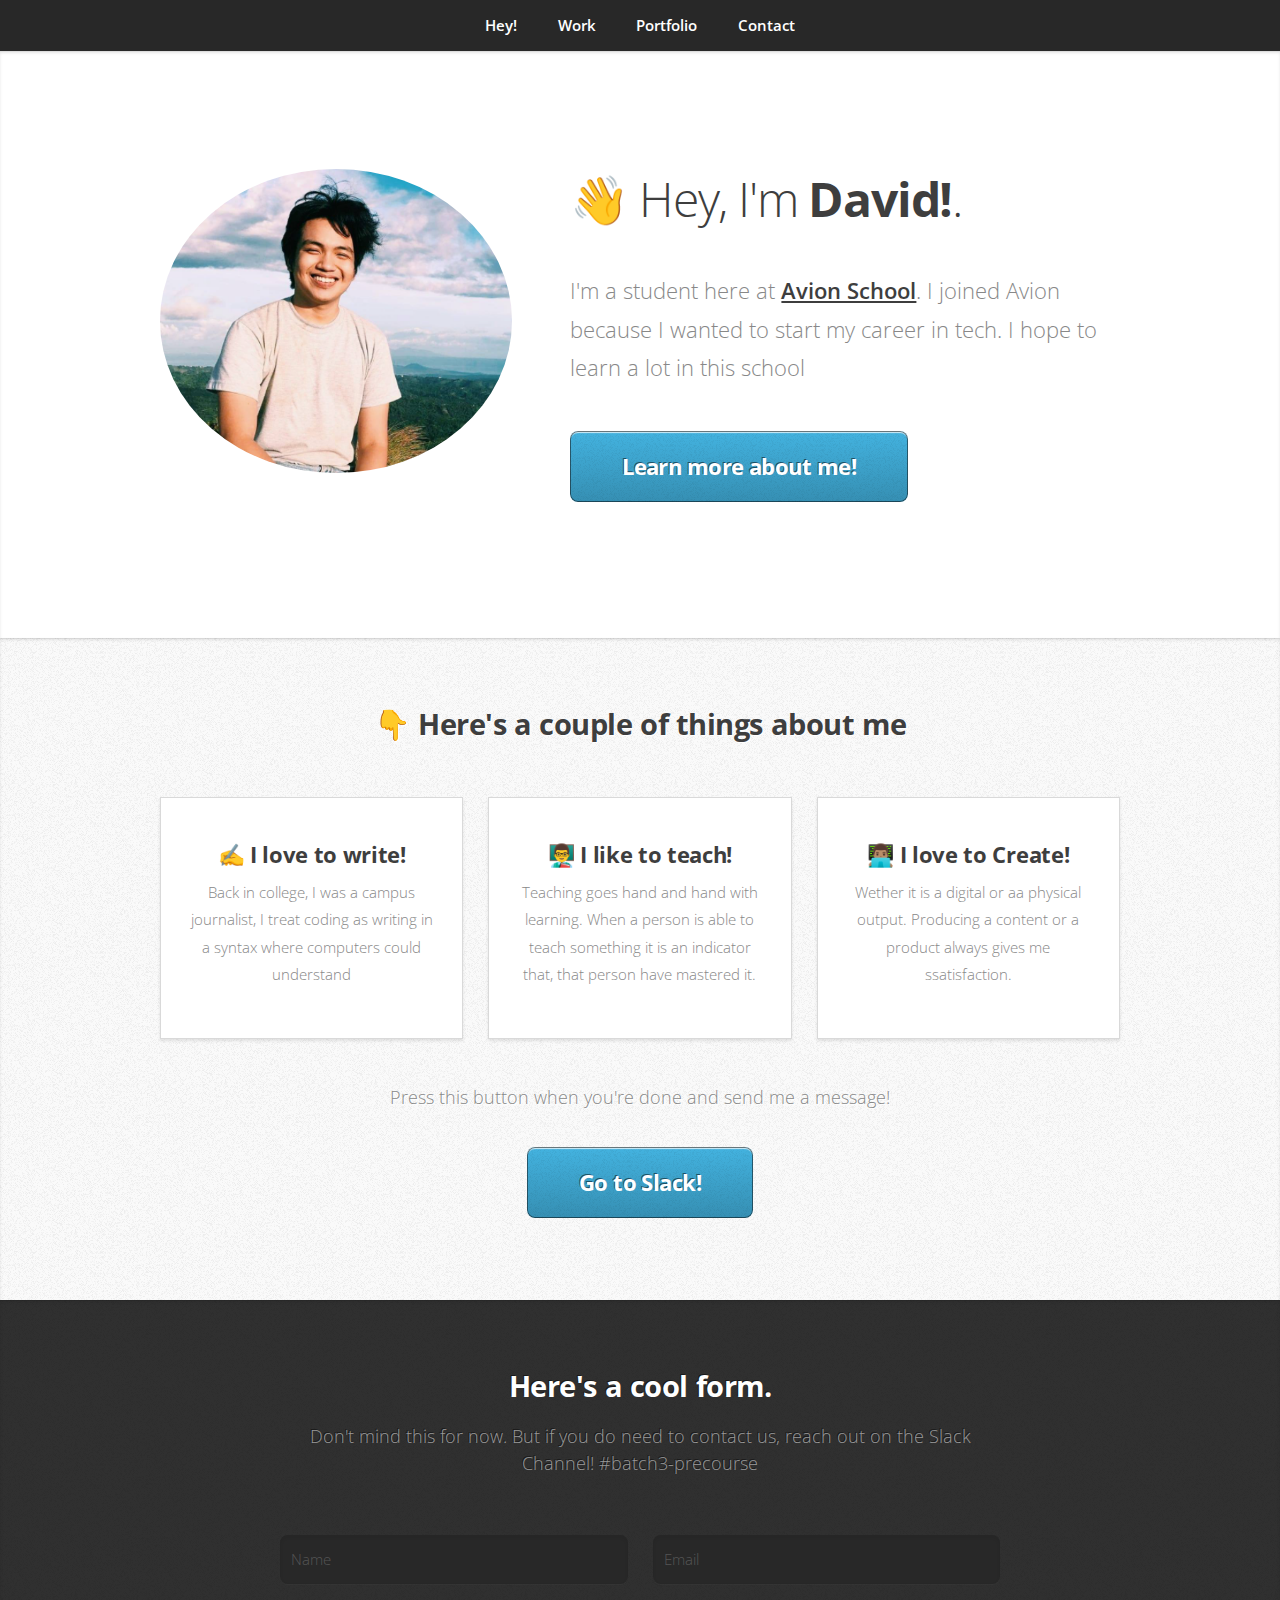
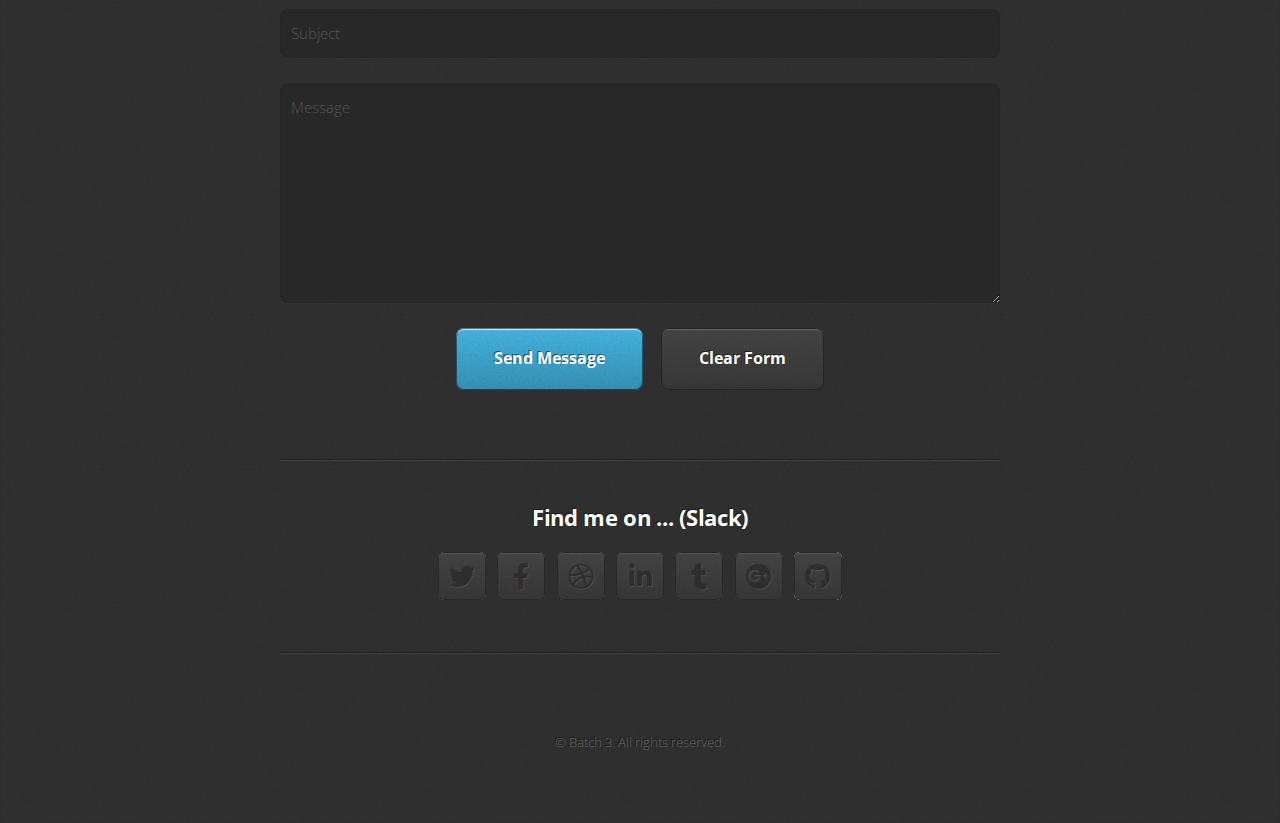
<file: Lesson 1_ Git Fundamentals, HTML & CSS Exercise/index.html>
<!DOCTYPE HTML>

<html>
	<head>
		<title>Avion School Exercise</title>
		<meta charset="utf-8" />
		<meta name="viewport" content="width=device-width, initial-scale=1, user-scalable=no" />
		<link rel="stylesheet" href="assets/css/main.css" />
	</head>
	<body class="is-preload">

		<!-- Nav -->
			<nav id="nav">
				<ul class="container">
					<li><a href="#top">Hey!</a></li>
					<li><a href="#work">Work</a></li>
					<li><a href="#portfolio">Portfolio</a></li>
					<li><a href="#contact">Contact</a></li>
				</ul>
			</nav>

		<!-- Home -->
			<article id="top" class="wrapper style1">
				<div class="container">
					<div class="row">
						<div class="col-4 col-5-large col-12-medium">
							<span class="image fit"><img src="images/profile.PNG" alt="" /></span>
						</div>
						<div class="col-8 col-7-large col-12-medium">
							<header>
								<h1>👋 Hey, I'm <strong>David!</strong>.</h1>
							</header>
							<p>I'm a student here at <strong><a href="http://avionschool.com">Avion School</a></strong>. I joined Avion because I wanted to start my career in tech. I hope to learn a lot in this school </p>
							<a href="#work" class="button large scrolly">Learn more about me!</a>
						</div>
					</div>
				</div>
			</article>

		<!-- Work -->
			<article id="work" class="wrapper style2">
				<div class="container">
					<header>
						<h2>👇 Here's a couple of things about me</h2>
						
					</header>
					<div class="row aln-center">
						<div class="col-4 col-6-medium col-12-small">
							<section class="box style1">
								<h3>✍️ I love to write!</h3>
								<p>Back in college, I was a campus journalist, I treat coding as writing in a syntax where computers could understand</p>
							</section>
						</div>
						<div class="col-4 col-6-medium col-12-small">
							<section class="box style1">
								<h3>👨‍🏫 I like to teach!</h3>
								<p>Teaching goes hand and hand with learning. When a person is able to teach something it is an indicator that, that person have mastered it.</p>
							</section>
						</div>
						<div class="col-4 col-6-medium col-12-small">
							<section class="box style1">
								<h3>👨🏽‍💻 I love to Create!</h3>
								<p>Wether it is a digital or aa physical output. Producing a content or a product always gives me ssatisfaction. </p>
							</section>
						</div>
					</div>
					<footer>
						<p>Press this button when you're done and send me a message!</p>
						<a href="https://avionschool.slack.com/" class="button large scrolly">Go to Slack!</a>
					</footer>
				</div>
			</article>

		<!-- Contact -->
			<article id="contact" class="wrapper style4">
				<div class="container medium">
					<header>
						<h2>Here's a cool form.</h2>
						<p>Don't mind this for now. But if you do need to contact us, reach out on the Slack Channel! #batch3-precourse</p>
					</header>
					<div class="row">
						<div class="col-12">
							<form method="post" action="#">
								<div class="row">
									<div class="col-6 col-12-small">
										<input type="text" name="name" id="name" placeholder="Name" />
									</div>
									<div class="col-6 col-12-small">
										<input type="text" name="email" id="email" placeholder="Email" />
									</div>
									<div class="col-12">
										<input type="text" name="subject" id="subject" placeholder="Subject" />
									</div>
									<div class="col-12">
										<textarea name="message" id="message" placeholder="Message"></textarea>
									</div>
									<div class="col-12">
										<ul class="actions">
											<li><input type="submit" value="Send Message" /></li>
											<li><input type="reset" value="Clear Form" class="alt" /></li>
										</ul>
									</div>
								</div>
							</form>
						</div>
						<div class="col-12">
							<hr />
							<h3>Find me on ... (Slack) </h3>
							<ul class="social">
								<li><a href="#" class="icon brands fa-twitter"><span class="label">Twitter</span></a></li>
								<li><a href="#" class="icon brands fa-facebook-f"><span class="label">Facebook</span></a></li>
								<li><a href="#" class="icon brands fa-dribbble"><span class="label">Dribbble</span></a></li>
								<li><a href="#" class="icon brands fa-linkedin-in"><span class="label">LinkedIn</span></a></li>
								<li><a href="#" class="icon brands fa-tumblr"><span class="label">Tumblr</span></a></li>
								<li><a href="#" class="icon brands fa-google-plus"><span class="label">Google+</span></a></li>
								<li><a href="#" class="icon brands fa-github"><span class="label">Github</span></a></li>
								<!--
								<li><a href="#" class="icon solid fa-rss"><span>RSS</span></a></li>
								<li><a href="#" class="icon brands fa-instagram"><span>Instagram</span></a></li>
								<li><a href="#" class="icon brands fa-foursquare"><span>Foursquare</span></a></li>
								<li><a href="#" class="icon brands fa-skype"><span>Skype</span></a></li>
								<li><a href="#" class="icon brands fa-soundcloud"><span>Soundcloud</span></a></li>
								<li><a href="#" class="icon brands fa-youtube"><span>YouTube</span></a></li>
								<li><a href="#" class="icon brands fa-blogger"><span>Blogger</span></a></li>
								<li><a href="#" class="icon brands fa-flickr"><span>Flickr</span></a></li>
								<li><a href="#" class="icon brands fa-vimeo"><span>Vimeo</span></a></li>
								-->
							</ul>
							<hr />
						</div>
					</div>
					<footer>
						<ul id="copyright">
							<li>&copy; Batch 3. All rights reserved.</li>
						</ul>
					</footer>
				</div>
			</article>

		<!-- Scripts -->
			<script src="assets/js/jquery.min.js"></script>
			<script src="assets/js/jquery.scrolly.min.js"></script>
			<script src="assets/js/browser.min.js"></script>
			<script src="assets/js/breakpoints.min.js"></script>
			<script src="assets/js/util.js"></script>
			<script src="assets/js/main.js"></script>

	</body>
</html>
</file>
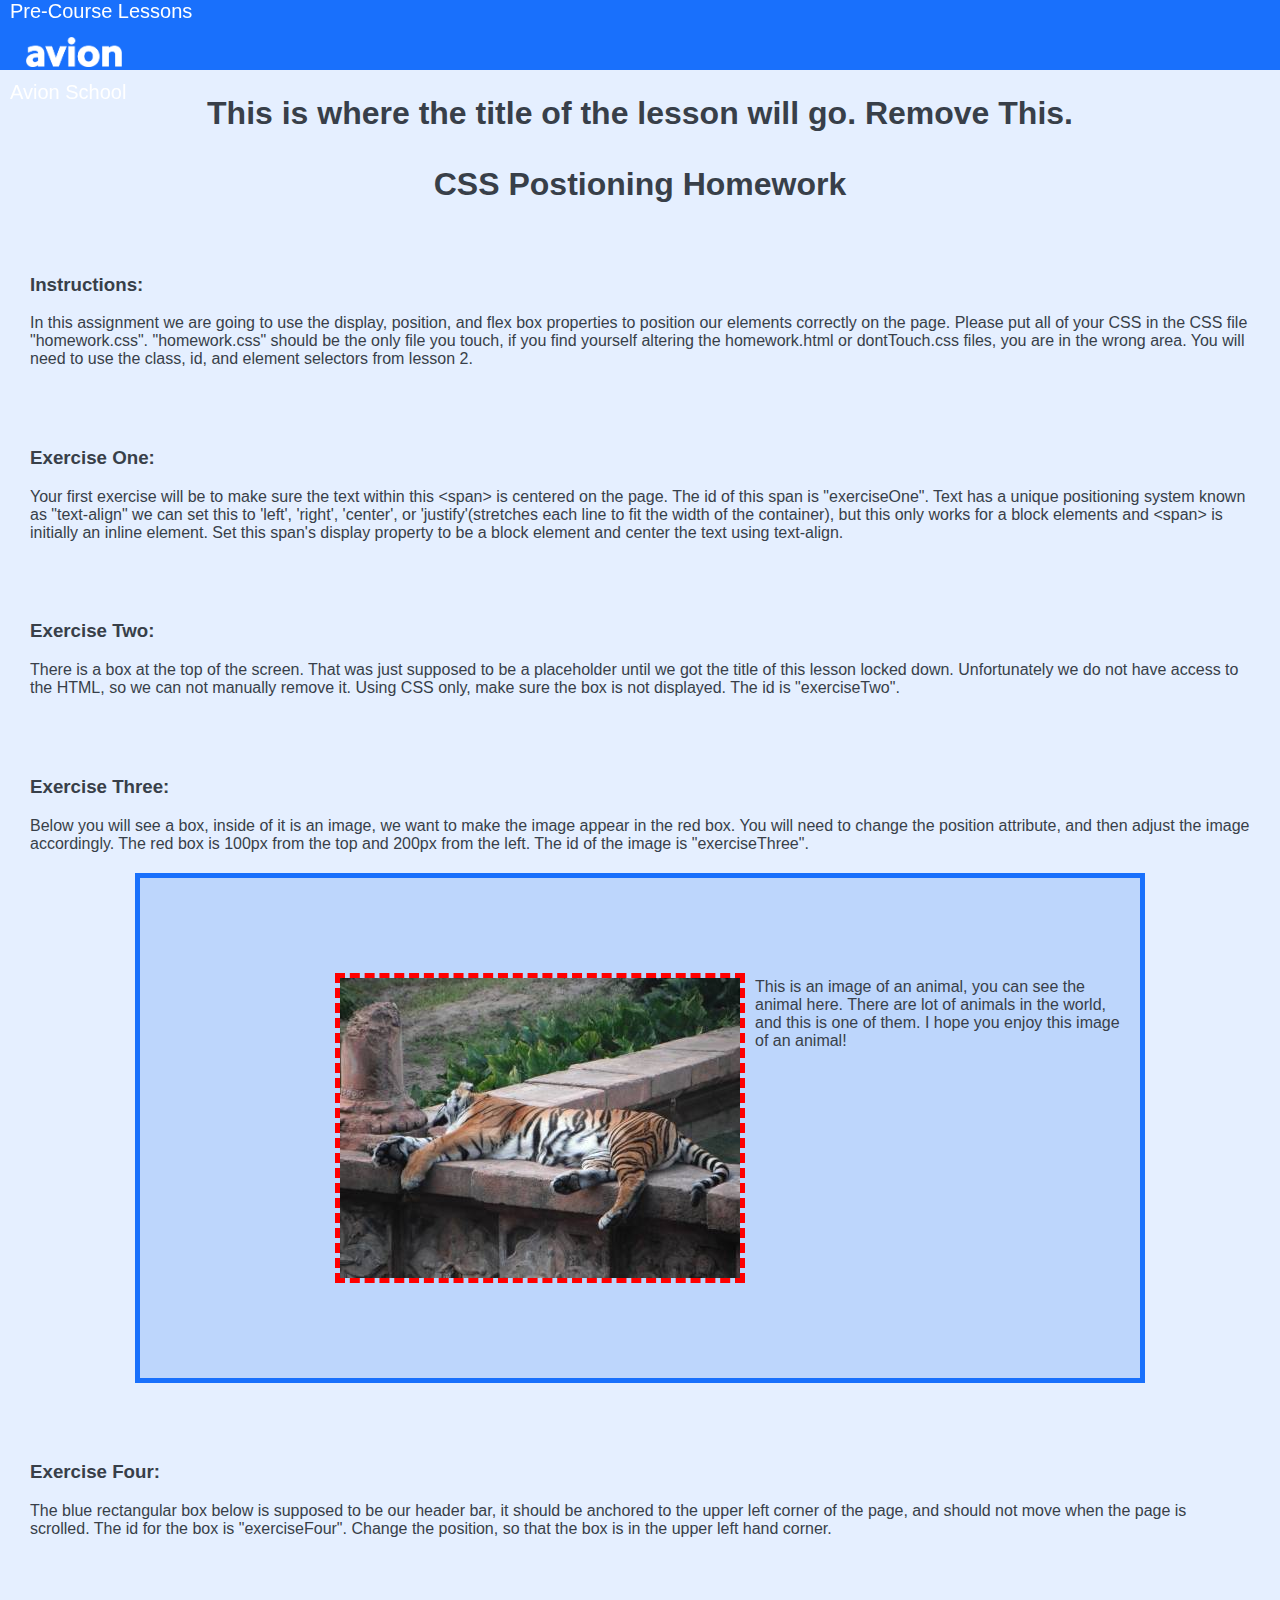
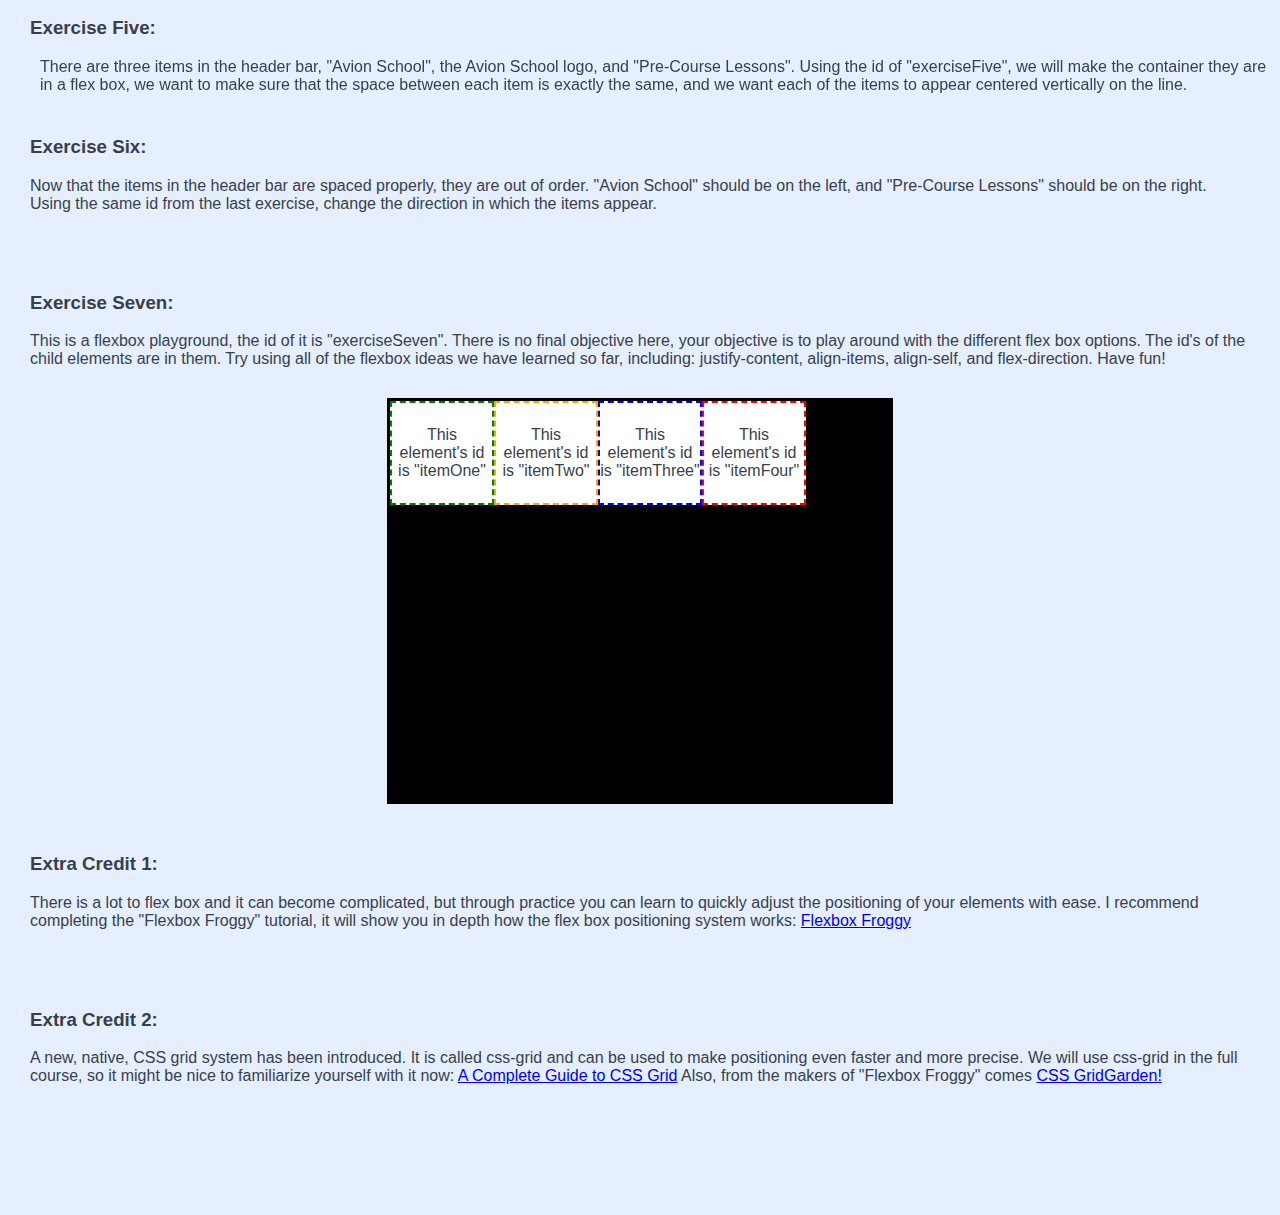
<file: L3/Homework/homework.html>
<!-- You will not need to change anything in this file make sure all of your work is in homework.css -->
<html>
  <head>
    <title>CSS Postioning Homework.</title>
  
    <link rel="stylesheet" href="./assets/dontTouch.css">
    <link rel="stylesheet" href="./homework.css">
  </head>
  <body>
    <h1 id="exerciseTwo">This is where the title of the lesson will go. Remove This.</h1>
    <h1 id="header">CSS Postioning Homework</h1>
    <div class="exerciseContainer">
      <h3>Instructions:</h3>
      <span id="instructions">
        In this assignment we are going to use the display, position, and flex box properties 
        to position our elements correctly on the page. Please put all of your CSS in the CSS 
        file "homework.css". "homework.css" should be the only file you touch, if you find 
        yourself altering the homework.html or dontTouch.css files, you are in the wrong area. 
        You will need to use the class, id, and element selectors from lesson 2.
      </span>
    </div>
    <div class="exerciseContainer">
      <h3>Exercise One:</h3>
      <span id="exerciseOne">
        Your first exercise will be to make sure the text within this &lt;span&gt; is centered 
        on the page. The id of this span is "exerciseOne". Text has a unique positioning system 
        known as "text-align" we can set this to 'left', 'right', 'center', or 'justify'(stretches each 
        line to fit the width of the container), but this only works for a block elements  
        and &lt;span&gt; is initially an inline element. Set this span's display property to be 
        a block element and center the text using text-align.
      </span>
    </div>
    <div class="exerciseContainer">
      <h3>Exercise Two:</h3>
      <span id="exerciseTwo">
        There is a box at the top of the screen. That was just supposed to be a placeholder until 
        we got the title of this lesson locked down. Unfortunately we do not have access to the HTML, 
        so we can not manually remove it. Using CSS only, make sure the box is not displayed. 
        The id is "exerciseTwo".
      </span>
    </div>
    <div class="exerciseContainer">
      <h3>Exercise Three:</h3>
      <span id="exercise3">
        Below you will see a box, inside of it is an image, we want to make the image appear in the red box.
        You will need to change the position attribute, and then adjust the image accordingly. The red box is 
        100px from the top and 200px from the left. The id of the image is "exerciseThree".
      </span>
      <div id="moveBoxContainer">
        <div id="targetContainer"></div>
        <img id="exerciseThree" src="./assets/tiger.jpeg" />
        <div id="descSpan">
          <span>This is an image of an animal, you can see the animal here. There are lot of animals in the world, and this is one of them. I hope you enjoy this image of an animal!</span>
        </div>
      </div>
    </div>
    <div class="exerciseContainer">
      <h3>Exercise Four:</h3>
      <span id="exercise4">
        The blue rectangular box below is supposed to be our header bar, it should be anchored to 
        the upper left corner of the page, and should not move when the page is scrolled. The id for 
        the box is "exerciseFour". Change the position, so that the box is in the upper left hand corner. 
      </span>
    </div>
    <div id="exerciseFour">
      <div id="exerciseFive">
        <span>Pre-Course Lessons</span>
        <img src="./assets/avionwhite.png" />
        <span>Avion School</span>
      </div>
    </div>
    <div class="exerciseContainer">
      <h3>Exercise Five:</h3>
      <span id="exerciseFive">
        There are three items in the header bar, "Avion School", the Avion School logo, and 
        "Pre-Course Lessons". Using the id of "exerciseFive", we will make the container they are in 
        a flex box, we want to make sure that the space between each item is exactly the same, and we want 
        each of the items to appear centered vertically on the line.
      </span>
    </div>
    <div class="exerciseContainer">
      <h3>Exercise Six:</h3>
      <span id="exerciseSix">
        Now that the items in the header bar are spaced properly, they are out of order. "Avion School" 
        should be on the left, and "Pre-Course Lessons" should be on the right. Using the same id from the last exercise, 
        change the direction in which the items appear.
      </span>
    </div>
    <div class="exerciseContainer">
      <h3>Exercise Seven:</h3>
      <span>
        This is a flexbox playground, the id of it is "exerciseSeven". There is no final objective here, your 
        objective is to play around with the different flex box options. The id's of the child elements are in them.
        Try using all of the flexbox ideas we have learned so far, including: justify-content, align-items, align-self,
        and flex-direction. Have fun!
      </span>
    </div>
    <div id="exerciseSeven">
      <div id="itemOne" class="items"><span class="itemSpan">This element's id is "itemOne"</span></div>
      <div id="itemTwo" class="items"><span class="itemSpan">This element's id is "itemTwo"</span></div>
      <div id="itemThree" class="items"><span class="itemSpan">This element's id is "itemThree"</span></div>
      <div id="itemFour" class="items"><span class="itemSpan">This element's id is "itemFour"</span></div>      
    </div>
    <div class="exerciseContainer">
      <h3>Extra Credit 1:</h3>
      <span>
        There is a lot to flex box and it can become complicated, but through practice you can learn to quickly 
        adjust the positioning of your elements with ease. I recommend completing the "Flexbox Froggy" tutorial, 
        it will show you in depth how the flex box positioning system works: <a href="http://www.flexboxfroggy.com" target="_blank_">Flexbox Froggy</a>
      </span>
    </div>
    <div class="exerciseContainer">
      <h3>Extra Credit 2:</h3>
      <span>
        A new, native, CSS grid system has been introduced. It is called css-grid and can be used to make 
        positioning even faster and more precise. We will use css-grid in the full course, so it might be 
        nice to familiarize yourself with it now: <a href="https://css-tricks.com/snippets/css/complete-guide-grid/" target="_blank_">A Complete Guide to CSS Grid</a>

        Also, from the makers of "Flexbox Froggy" comes <a href="http://cssgridgarden.com/">CSS GridGarden!</a>
      </span>
    </div>
  </body>
</html>
</file>
<file: L3/Homework/assets/dontTouch.css>
body {
  background: #e5efff;
  margin: 95px 0 100px 0;
  color: #383f49;
  font-family: "Helvetica Neue",Helvetica,Arial,sans-serif;
}

#header {
  text-align: center;
}

.exerciseContainer {
  padding: 30px;
}

#exerciseTwo {
  height: 50px;
  text-align: center;
  border: 1px solid purple;
}

#moveBoxContainer {
  width: 1000px;
  height: 500px;
  border: 5px solid #1970fc;
  background-color: #bdd6fc;
  margin-left: auto;
  margin-right: auto;
  margin-top: 20px;
  position: relative;
}

#targetContainer {
  width: 400px;
  height: 300px;
  border: 5px dashed red;
  position: absolute;
  top: 95px;
  left: 195px;
}

#descSpan {
  position: absolute;
  top: 100px;
  left: 615px;
  padding-right: 20px;
  
}

#exerciseFour {
  display: block;
  width: 100vw;
  height: 70px;
  background-color: #1970fc;
}

#exerciseFive span {
  font-size: 20px;
  color: white;
}

#exerciseFive {
  height: 100%;
  padding: 0 10px;
}

#exerciseSeven {
  width: 500px;
  height: 400px;
  margin-left: auto;
  margin-right: auto;
  border: 3px solid black;
  position: relative;
  background-color: black;
}

.itemSpan {
  display: block;
  text-align: center;
  align-self: center;
}

.items {
  width: 100px;
  height: 100px;
  display: flex;
  background-color: white;
}

#itemOne {
  border: 2px dashed green;
}

#itemTwo {
  border: 2px dashed orange;
}

#itemThree {
  border: 2px dashed blue;
}

#itemFour {
  border: 2px dashed red;
}
</file>
<file: L3/Homework/homework.css>
/* 
Lesson 3: CSS positioning homwork. All of your work should be done in this file. If you find yourself altering any of the other files 
in this folder, you are in the wrong place. 
*/


/* Exercise One: Centering the text in a span */

/* We will start this one off for you: */
.exerciseContainer~#exerciseOne { text-align: center;

}


/* Exercise Two: Positioning a Header Bar*/

#exerciseTwo {
border: transparent;
}

/* Exercise Three: */
#exerciseThree {
   margin-left: 200px;
  margin-right: auto;
  margin-top: 100px;
  position: relative;
}

/* Place code here */



/* Exercise Four: */
#exerciseFour{
  position: fixed;
  top: 0;
}
/* Place code here */



/* Exercise Five */

#exerciseFive img{
  height: 30px;
  float: center;
  display: block;
 text-align: center;
 border-left: 200px;
  padding: 14px 16px;
  text-decoration: none;
}
#exerciseFive {
  position: fixed;
 
  padding: 0 10px
}
/* Place code here */



/* Exercise Six */

#exerciseSeven {
  display: flex;
}
</file>
<file: Lesson 1_ Git Fundamentals, HTML & CSS Exercise/assets/css/main.css>
@import url("https://fonts.googleapis.com/css?family=Open+Sans:300,300italic,600,600italic,700");
@import url("fontawesome-all.min.css");

/*
	Miniport by HTML5 UP
	html5up.net | @ajlkn
	Free for personal and commercial use under the CCA 3.0 license (html5up.net/license)
*/

html, body, div, span, applet, object,
iframe, h1, h2, h3, h4, h5, h6, p, blockquote,
pre, a, abbr, acronym, address, big, cite,
code, del, dfn, em, img, ins, kbd, q, s, samp,
small, strike, strong, sub, sup, tt, var, b,
u, i, center, dl, dt, dd, ol, ul, li, fieldset,
form, label, legend, table, caption, tbody,
tfoot, thead, tr, th, td, article, aside,
canvas, details, embed, figure, figcaption,
footer, header, hgroup, menu, nav, output, ruby,
section, summary, time, mark, audio, video {
	margin: 0;
	padding: 0;
	border: 0;
	font-size: 100%;
	font: inherit;
	vertical-align: baseline;}

article, aside, details, figcaption, figure,
footer, header, hgroup, menu, nav, section {
	display: block;}

body {
	line-height: 1;
}

ol, ul {
	list-style: none;
}

blockquote, q {
	quotes: none;
}

	blockquote:before, blockquote:after, q:before, q:after {
		content: '';
		content: none;
	}

table {
	border-collapse: collapse;
	border-spacing: 0;
}

body {
	-webkit-text-size-adjust: none;
}

mark {
	background-color: transparent;
	color: inherit;
}

input::-moz-focus-inner {
	border: 0;
	padding: 0;
}

input, select, textarea {
	-moz-appearance: none;
	-webkit-appearance: none;
	-ms-appearance: none;
	appearance: none;
}

/* Basic */

	html {
		box-sizing: border-box;
	}

	*, *:before, *:after {
		box-sizing: inherit;
	}

	body {
		padding-top: 3.5em;
	}

		body.is-preload *, body.is-preload *:before, body.is-preload *:after {
			-moz-animation: none !important;
			-webkit-animation: none !important;
			-ms-animation: none !important;
			animation: none !important;
			-moz-transition: none !important;
			-webkit-transition: none !important;
			-ms-transition: none !important;
			transition: none !important;
		}

	body, input, textarea, select {
		font-family: 'Open Sans', sans-serif;
		line-height: 1.85em;
		color: #888;
		font-weight: 300;
		font-size: 13pt;
	}

	a {
		-moz-transition: color .2s ease-in-out;
		-webkit-transition: color .2s ease-in-out;
		-ms-transition: color .2s ease-in-out;
		transition: color .2s ease-in-out;
		color: #43B3E0;
		text-decoration: underline;
	}

		a:hover {
			color: #43bff0 !important;
		}

		a img {
			border: 0;
		}

	b, strong {
		font-weight: 600;
		color: #3e3e3e;
	}

	i, em {
		font-style: italic;
	}

	sub {
		position: relative;
		top: 0.5em;
		font-size: 0.8em;
	}

	sup {
		position: relative;
		top: -0.5em;
		font-size: 0.8em;
	}

	blockquote {
		border-left: solid 0.75em #eee;
		padding: 1em 0 1em 1.5em;
		font-style: italic;
	}

	h1, h2, h3, h4, h5, h6 {
		color: #3e3e3e;
		margin: 0 0 0.75em 0;
	}

	h1 a, h2 a, h3 a, h4 a, h5 a, h6 a {
		text-decoration: none;
		color: inherit;
	}

	h2, h3, h4, h5, h6 {
		font-weight: 700;
	}

	h1 {
		font-size: 3.25em;
		letter-spacing: -0.025em;
		font-weight: 300;
	}

		h1 strong {
			font-weight: 700;
		}

	h2 {
		font-size: 2em;
		letter-spacing: -0.015em;
	}

	h3 {
		font-size: 1.5em;
		letter-spacing: -0.015em;
	}

	em, i {
		font-style: italic;
	}

	br.clear {
		clear: both;
	}

	hr {
		border: 0;
		border-top: solid 1px #444;
		border-top-color: rgba(0, 0, 0, 0.35);
		box-shadow: 0px 1px 0px 0px rgba(255, 255, 255, 0.1);
		height: 1px;
		margin: 3em 0;
	}

	p, ul, ol, dl, table {
		margin-bottom: 2em;
	}

	header {
		margin: 0 0 3em 0;
	}

		header > p {
			font-size: 1.25em;
			margin: 0;
		}

	footer {
		margin: 3em 0 0 0;
	}

		footer > p {
			font-size: 1.25em;
		}

/* Container */

	.container {
		margin: 0 auto;
		max-width: calc(100% - 50px);
		width: 1200px;
	}

		.container.medium {
			width: 900px;
		}

		@media screen and (max-width: 1680px) {

			.container {
				width: 1200px;
			}

				.container.medium {
					width: 900px;
				}

		}

		@media screen and (max-width: 1280px) {

			.container {
				width: 960px;
			}

				.container.medium {
					width: 720px;
				}

		}

		@media screen and (max-width: 980px) {

			.container {
				width: 100%;
			}

				.container.medium {
					width: 75%;
				}

		}

		@media screen and (max-width: 736px) {

			.container {
				width: 100%;
				max-width: calc(100% - 30px);
			}

				.container.medium {
					width: 100%;
				}

		}

/* Row */

	.row {
		display: flex;
		flex-wrap: wrap;
		box-sizing: border-box;
		align-items: stretch;
	}

		.row > * {
			box-sizing: border-box;
		}

		.row.gtr-uniform > * > :last-child {
			margin-bottom: 0;
		}

		.row.aln-left {
			justify-content: flex-start;
		}

		.row.aln-center {
			justify-content: center;
		}

		.row.aln-right {
			justify-content: flex-end;
		}

		.row.aln-top {
			align-items: flex-start;
		}

		.row.aln-middle {
			align-items: center;
		}

		.row.aln-bottom {
			align-items: flex-end;
		}

		.row > .imp {
			order: -1;
		}

		.row > .col-1 {
			width: 8.33333%;
		}

		.row > .off-1 {
			margin-left: 8.33333%;
		}

		.row > .col-2 {
			width: 16.66667%;
		}

		.row > .off-2 {
			margin-left: 16.66667%;
		}

		.row > .col-3 {
			width: 25%;
		}

		.row > .off-3 {
			margin-left: 25%;
		}

		.row > .col-4 {
			width: 33.33333%;
		}

		.row > .off-4 {
			margin-left: 33.33333%;
		}

		.row > .col-5 {
			width: 41.66667%;
		}

		.row > .off-5 {
			margin-left: 41.66667%;
		}

		.row > .col-6 {
			width: 50%;
		}

		.row > .off-6 {
			margin-left: 50%;
		}

		.row > .col-7 {
			width: 58.33333%;
		}

		.row > .off-7 {
			margin-left: 58.33333%;
		}

		.row > .col-8 {
			width: 66.66667%;
		}

		.row > .off-8 {
			margin-left: 66.66667%;
		}

		.row > .col-9 {
			width: 75%;
		}

		.row > .off-9 {
			margin-left: 75%;
		}

		.row > .col-10 {
			width: 83.33333%;
		}

		.row > .off-10 {
			margin-left: 83.33333%;
		}

		.row > .col-11 {
			width: 91.66667%;
		}

		.row > .off-11 {
			margin-left: 91.66667%;
		}

		.row > .col-12 {
			width: 100%;
		}

		.row > .off-12 {
			margin-left: 100%;
		}

		.row.gtr-0 {
			margin-top: 0px;
			margin-left: 0px;
		}

			.row.gtr-0 > * {
				padding: 0px 0 0 0px;
			}

			.row.gtr-0.gtr-uniform {
				margin-top: 0px;
			}

				.row.gtr-0.gtr-uniform > * {
					padding-top: 0px;
				}

		.row.gtr-25 {
			margin-top: -6.25px;
			margin-left: -6.25px;
		}

			.row.gtr-25 > * {
				padding: 6.25px 0 0 6.25px;
			}

			.row.gtr-25.gtr-uniform {
				margin-top: -6.25px;
			}

				.row.gtr-25.gtr-uniform > * {
					padding-top: 6.25px;
				}

		.row.gtr-50 {
			margin-top: -12.5px;
			margin-left: -12.5px;
		}

			.row.gtr-50 > * {
				padding: 12.5px 0 0 12.5px;
			}

			.row.gtr-50.gtr-uniform {
				margin-top: -12.5px;
			}

				.row.gtr-50.gtr-uniform > * {
					padding-top: 12.5px;
				}

		.row {
			margin-top: -25px;
			margin-left: -25px;
		}

			.row > * {
				padding: 25px 0 0 25px;
			}

			.row.gtr-uniform {
				margin-top: -25px;
			}

				.row.gtr-uniform > * {
					padding-top: 25px;
				}

		.row.gtr-150 {
			margin-top: -37.5px;
			margin-left: -37.5px;
		}

			.row.gtr-150 > * {
				padding: 37.5px 0 0 37.5px;
			}

			.row.gtr-150.gtr-uniform {
				margin-top: -37.5px;
			}

				.row.gtr-150.gtr-uniform > * {
					padding-top: 37.5px;
				}

		.row.gtr-200 {
			margin-top: -50px;
			margin-left: -50px;
		}

			.row.gtr-200 > * {
				padding: 50px 0 0 50px;
			}

			.row.gtr-200.gtr-uniform {
				margin-top: -50px;
			}

				.row.gtr-200.gtr-uniform > * {
					padding-top: 50px;
				}

		@media screen and (max-width: 1680px) {

			.row {
				display: flex;
				flex-wrap: wrap;
				box-sizing: border-box;
				align-items: stretch;
			}

				.row > * {
					box-sizing: border-box;
				}

				.row.gtr-uniform > * > :last-child {
					margin-bottom: 0;
				}

				.row.aln-left {
					justify-content: flex-start;
				}

				.row.aln-center {
					justify-content: center;
				}

				.row.aln-right {
					justify-content: flex-end;
				}

				.row.aln-top {
					align-items: flex-start;
				}

				.row.aln-middle {
					align-items: center;
				}

				.row.aln-bottom {
					align-items: flex-end;
				}

				.row > .imp-xlarge {
					order: -1;
				}

				.row > .col-1-xlarge {
					width: 8.33333%;
				}

				.row > .off-1-xlarge {
					margin-left: 8.33333%;
				}

				.row > .col-2-xlarge {
					width: 16.66667%;
				}

				.row > .off-2-xlarge {
					margin-left: 16.66667%;
				}

				.row > .col-3-xlarge {
					width: 25%;
				}

				.row > .off-3-xlarge {
					margin-left: 25%;
				}

				.row > .col-4-xlarge {
					width: 33.33333%;
				}

				.row > .off-4-xlarge {
					margin-left: 33.33333%;
				}

				.row > .col-5-xlarge {
					width: 41.66667%;
				}

				.row > .off-5-xlarge {
					margin-left: 41.66667%;
				}

				.row > .col-6-xlarge {
					width: 50%;
				}

				.row > .off-6-xlarge {
					margin-left: 50%;
				}

				.row > .col-7-xlarge {
					width: 58.33333%;
				}

				.row > .off-7-xlarge {
					margin-left: 58.33333%;
				}

				.row > .col-8-xlarge {
					width: 66.66667%;
				}

				.row > .off-8-xlarge {
					margin-left: 66.66667%;
				}

				.row > .col-9-xlarge {
					width: 75%;
				}

				.row > .off-9-xlarge {
					margin-left: 75%;
				}

				.row > .col-10-xlarge {
					width: 83.33333%;
				}

				.row > .off-10-xlarge {
					margin-left: 83.33333%;
				}

				.row > .col-11-xlarge {
					width: 91.66667%;
				}

				.row > .off-11-xlarge {
					margin-left: 91.66667%;
				}

				.row > .col-12-xlarge {
					width: 100%;
				}

				.row > .off-12-xlarge {
					margin-left: 100%;
				}

				.row.gtr-0 {
					margin-top: 0px;
					margin-left: 0px;
				}

					.row.gtr-0 > * {
						padding: 0px 0 0 0px;
					}

					.row.gtr-0.gtr-uniform {
						margin-top: 0px;
					}

						.row.gtr-0.gtr-uniform > * {
							padding-top: 0px;
						}

				.row.gtr-25 {
					margin-top: -6.25px;
					margin-left: -6.25px;
				}

					.row.gtr-25 > * {
						padding: 6.25px 0 0 6.25px;
					}

					.row.gtr-25.gtr-uniform {
						margin-top: -6.25px;
					}

						.row.gtr-25.gtr-uniform > * {
							padding-top: 6.25px;
						}

				.row.gtr-50 {
					margin-top: -12.5px;
					margin-left: -12.5px;
				}

					.row.gtr-50 > * {
						padding: 12.5px 0 0 12.5px;
					}

					.row.gtr-50.gtr-uniform {
						margin-top: -12.5px;
					}

						.row.gtr-50.gtr-uniform > * {
							padding-top: 12.5px;
						}

				.row {
					margin-top: -25px;
					margin-left: -25px;
				}

					.row > * {
						padding: 25px 0 0 25px;
					}

					.row.gtr-uniform {
						margin-top: -25px;
					}

						.row.gtr-uniform > * {
							padding-top: 25px;
						}

				.row.gtr-150 {
					margin-top: -37.5px;
					margin-left: -37.5px;
				}

					.row.gtr-150 > * {
						padding: 37.5px 0 0 37.5px;
					}

					.row.gtr-150.gtr-uniform {
						margin-top: -37.5px;
					}

						.row.gtr-150.gtr-uniform > * {
							padding-top: 37.5px;
						}

				.row.gtr-200 {
					margin-top: -50px;
					margin-left: -50px;
				}

					.row.gtr-200 > * {
						padding: 50px 0 0 50px;
					}

					.row.gtr-200.gtr-uniform {
						margin-top: -50px;
					}

						.row.gtr-200.gtr-uniform > * {
							padding-top: 50px;
						}

		}

		@media screen and (max-width: 1280px) {

			.row {
				display: flex;
				flex-wrap: wrap;
				box-sizing: border-box;
				align-items: stretch;
			}

				.row > * {
					box-sizing: border-box;
				}

				.row.gtr-uniform > * > :last-child {
					margin-bottom: 0;
				}

				.row.aln-left {
					justify-content: flex-start;
				}

				.row.aln-center {
					justify-content: center;
				}

				.row.aln-right {
					justify-content: flex-end;
				}

				.row.aln-top {
					align-items: flex-start;
				}

				.row.aln-middle {
					align-items: center;
				}

				.row.aln-bottom {
					align-items: flex-end;
				}

				.row > .imp-large {
					order: -1;
				}

				.row > .col-1-large {
					width: 8.33333%;
				}

				.row > .off-1-large {
					margin-left: 8.33333%;
				}

				.row > .col-2-large {
					width: 16.66667%;
				}

				.row > .off-2-large {
					margin-left: 16.66667%;
				}

				.row > .col-3-large {
					width: 25%;
				}

				.row > .off-3-large {
					margin-left: 25%;
				}

				.row > .col-4-large {
					width: 33.33333%;
				}

				.row > .off-4-large {
					margin-left: 33.33333%;
				}

				.row > .col-5-large {
					width: 41.66667%;
				}

				.row > .off-5-large {
					margin-left: 41.66667%;
				}

				.row > .col-6-large {
					width: 50%;
				}

				.row > .off-6-large {
					margin-left: 50%;
				}

				.row > .col-7-large {
					width: 58.33333%;
				}

				.row > .off-7-large {
					margin-left: 58.33333%;
				}

				.row > .col-8-large {
					width: 66.66667%;
				}

				.row > .off-8-large {
					margin-left: 66.66667%;
				}

				.row > .col-9-large {
					width: 75%;
				}

				.row > .off-9-large {
					margin-left: 75%;
				}

				.row > .col-10-large {
					width: 83.33333%;
				}

				.row > .off-10-large {
					margin-left: 83.33333%;
				}

				.row > .col-11-large {
					width: 91.66667%;
				}

				.row > .off-11-large {
					margin-left: 91.66667%;
				}

				.row > .col-12-large {
					width: 100%;
				}

				.row > .off-12-large {
					margin-left: 100%;
				}

				.row.gtr-0 {
					margin-top: 0px;
					margin-left: 0px;
				}

					.row.gtr-0 > * {
						padding: 0px 0 0 0px;
					}

					.row.gtr-0.gtr-uniform {
						margin-top: 0px;
					}

						.row.gtr-0.gtr-uniform > * {
							padding-top: 0px;
						}

				.row.gtr-25 {
					margin-top: -6.25px;
					margin-left: -6.25px;
				}

					.row.gtr-25 > * {
						padding: 6.25px 0 0 6.25px;
					}

					.row.gtr-25.gtr-uniform {
						margin-top: -6.25px;
					}

						.row.gtr-25.gtr-uniform > * {
							padding-top: 6.25px;
						}

				.row.gtr-50 {
					margin-top: -12.5px;
					margin-left: -12.5px;
				}

					.row.gtr-50 > * {
						padding: 12.5px 0 0 12.5px;
					}

					.row.gtr-50.gtr-uniform {
						margin-top: -12.5px;
					}

						.row.gtr-50.gtr-uniform > * {
							padding-top: 12.5px;
						}

				.row {
					margin-top: -25px;
					margin-left: -25px;
				}

					.row > * {
						padding: 25px 0 0 25px;
					}

					.row.gtr-uniform {
						margin-top: -25px;
					}

						.row.gtr-uniform > * {
							padding-top: 25px;
						}

				.row.gtr-150 {
					margin-top: -37.5px;
					margin-left: -37.5px;
				}

					.row.gtr-150 > * {
						padding: 37.5px 0 0 37.5px;
					}

					.row.gtr-150.gtr-uniform {
						margin-top: -37.5px;
					}

						.row.gtr-150.gtr-uniform > * {
							padding-top: 37.5px;
						}

				.row.gtr-200 {
					margin-top: -50px;
					margin-left: -50px;
				}

					.row.gtr-200 > * {
						padding: 50px 0 0 50px;
					}

					.row.gtr-200.gtr-uniform {
						margin-top: -50px;
					}

						.row.gtr-200.gtr-uniform > * {
							padding-top: 50px;
						}

		}

		@media screen and (max-width: 980px) {

			.row {
				display: flex;
				flex-wrap: wrap;
				box-sizing: border-box;
				align-items: stretch;
			}

				.row > * {
					box-sizing: border-box;
				}

				.row.gtr-uniform > * > :last-child {
					margin-bottom: 0;
				}

				.row.aln-left {
					justify-content: flex-start;
				}

				.row.aln-center {
					justify-content: center;
				}

				.row.aln-right {
					justify-content: flex-end;
				}

				.row.aln-top {
					align-items: flex-start;
				}

				.row.aln-middle {
					align-items: center;
				}

				.row.aln-bottom {
					align-items: flex-end;
				}

				.row > .imp-medium {
					order: -1;
				}

				.row > .col-1-medium {
					width: 8.33333%;
				}

				.row > .off-1-medium {
					margin-left: 8.33333%;
				}

				.row > .col-2-medium {
					width: 16.66667%;
				}

				.row > .off-2-medium {
					margin-left: 16.66667%;
				}

				.row > .col-3-medium {
					width: 25%;
				}

				.row > .off-3-medium {
					margin-left: 25%;
				}

				.row > .col-4-medium {
					width: 33.33333%;
				}

				.row > .off-4-medium {
					margin-left: 33.33333%;
				}

				.row > .col-5-medium {
					width: 41.66667%;
				}

				.row > .off-5-medium {
					margin-left: 41.66667%;
				}

				.row > .col-6-medium {
					width: 50%;
				}

				.row > .off-6-medium {
					margin-left: 50%;
				}

				.row > .col-7-medium {
					width: 58.33333%;
				}

				.row > .off-7-medium {
					margin-left: 58.33333%;
				}

				.row > .col-8-medium {
					width: 66.66667%;
				}

				.row > .off-8-medium {
					margin-left: 66.66667%;
				}

				.row > .col-9-medium {
					width: 75%;
				}

				.row > .off-9-medium {
					margin-left: 75%;
				}

				.row > .col-10-medium {
					width: 83.33333%;
				}

				.row > .off-10-medium {
					margin-left: 83.33333%;
				}

				.row > .col-11-medium {
					width: 91.66667%;
				}

				.row > .off-11-medium {
					margin-left: 91.66667%;
				}

				.row > .col-12-medium {
					width: 100%;
				}

				.row > .off-12-medium {
					margin-left: 100%;
				}

				.row.gtr-0 {
					margin-top: 0px;
					margin-left: 0px;
				}

					.row.gtr-0 > * {
						padding: 0px 0 0 0px;
					}

					.row.gtr-0.gtr-uniform {
						margin-top: 0px;
					}

						.row.gtr-0.gtr-uniform > * {
							padding-top: 0px;
						}

				.row.gtr-25 {
					margin-top: -6.25px;
					margin-left: -6.25px;
				}

					.row.gtr-25 > * {
						padding: 6.25px 0 0 6.25px;
					}

					.row.gtr-25.gtr-uniform {
						margin-top: -6.25px;
					}

						.row.gtr-25.gtr-uniform > * {
							padding-top: 6.25px;
						}

				.row.gtr-50 {
					margin-top: -12.5px;
					margin-left: -12.5px;
				}

					.row.gtr-50 > * {
						padding: 12.5px 0 0 12.5px;
					}

					.row.gtr-50.gtr-uniform {
						margin-top: -12.5px;
					}

						.row.gtr-50.gtr-uniform > * {
							padding-top: 12.5px;
						}

				.row {
					margin-top: -25px;
					margin-left: -25px;
				}

					.row > * {
						padding: 25px 0 0 25px;
					}

					.row.gtr-uniform {
						margin-top: -25px;
					}

						.row.gtr-uniform > * {
							padding-top: 25px;
						}

				.row.gtr-150 {
					margin-top: -37.5px;
					margin-left: -37.5px;
				}

					.row.gtr-150 > * {
						padding: 37.5px 0 0 37.5px;
					}

					.row.gtr-150.gtr-uniform {
						margin-top: -37.5px;
					}

						.row.gtr-150.gtr-uniform > * {
							padding-top: 37.5px;
						}

				.row.gtr-200 {
					margin-top: -50px;
					margin-left: -50px;
				}

					.row.gtr-200 > * {
						padding: 50px 0 0 50px;
					}

					.row.gtr-200.gtr-uniform {
						margin-top: -50px;
					}

						.row.gtr-200.gtr-uniform > * {
							padding-top: 50px;
						}

		}

		@media screen and (max-width: 736px) {

			.row {
				display: flex;
				flex-wrap: wrap;
				box-sizing: border-box;
				align-items: stretch;
			}

				.row > * {
					box-sizing: border-box;
				}

				.row.gtr-uniform > * > :last-child {
					margin-bottom: 0;
				}

				.row.aln-left {
					justify-content: flex-start;
				}

				.row.aln-center {
					justify-content: center;
				}

				.row.aln-right {
					justify-content: flex-end;
				}

				.row.aln-top {
					align-items: flex-start;
				}

				.row.aln-middle {
					align-items: center;
				}

				.row.aln-bottom {
					align-items: flex-end;
				}

				.row > .imp-small {
					order: -1;
				}

				.row > .col-1-small {
					width: 8.33333%;
				}

				.row > .off-1-small {
					margin-left: 8.33333%;
				}

				.row > .col-2-small {
					width: 16.66667%;
				}

				.row > .off-2-small {
					margin-left: 16.66667%;
				}

				.row > .col-3-small {
					width: 25%;
				}

				.row > .off-3-small {
					margin-left: 25%;
				}

				.row > .col-4-small {
					width: 33.33333%;
				}

				.row > .off-4-small {
					margin-left: 33.33333%;
				}

				.row > .col-5-small {
					width: 41.66667%;
				}

				.row > .off-5-small {
					margin-left: 41.66667%;
				}

				.row > .col-6-small {
					width: 50%;
				}

				.row > .off-6-small {
					margin-left: 50%;
				}

				.row > .col-7-small {
					width: 58.33333%;
				}

				.row > .off-7-small {
					margin-left: 58.33333%;
				}

				.row > .col-8-small {
					width: 66.66667%;
				}

				.row > .off-8-small {
					margin-left: 66.66667%;
				}

				.row > .col-9-small {
					width: 75%;
				}

				.row > .off-9-small {
					margin-left: 75%;
				}

				.row > .col-10-small {
					width: 83.33333%;
				}

				.row > .off-10-small {
					margin-left: 83.33333%;
				}

				.row > .col-11-small {
					width: 91.66667%;
				}

				.row > .off-11-small {
					margin-left: 91.66667%;
				}

				.row > .col-12-small {
					width: 100%;
				}

				.row > .off-12-small {
					margin-left: 100%;
				}

				.row.gtr-0 {
					margin-top: 0px;
					margin-left: 0px;
				}

					.row.gtr-0 > * {
						padding: 0px 0 0 0px;
					}

					.row.gtr-0.gtr-uniform {
						margin-top: 0px;
					}

						.row.gtr-0.gtr-uniform > * {
							padding-top: 0px;
						}

				.row.gtr-25 {
					margin-top: -3.75px;
					margin-left: -3.75px;
				}

					.row.gtr-25 > * {
						padding: 3.75px 0 0 3.75px;
					}

					.row.gtr-25.gtr-uniform {
						margin-top: -3.75px;
					}

						.row.gtr-25.gtr-uniform > * {
							padding-top: 3.75px;
						}

				.row.gtr-50 {
					margin-top: -7.5px;
					margin-left: -7.5px;
				}

					.row.gtr-50 > * {
						padding: 7.5px 0 0 7.5px;
					}

					.row.gtr-50.gtr-uniform {
						margin-top: -7.5px;
					}

						.row.gtr-50.gtr-uniform > * {
							padding-top: 7.5px;
						}

				.row {
					margin-top: -15px;
					margin-left: -15px;
				}

					.row > * {
						padding: 15px 0 0 15px;
					}

					.row.gtr-uniform {
						margin-top: -15px;
					}

						.row.gtr-uniform > * {
							padding-top: 15px;
						}

				.row.gtr-150 {
					margin-top: -22.5px;
					margin-left: -22.5px;
				}

					.row.gtr-150 > * {
						padding: 22.5px 0 0 22.5px;
					}

					.row.gtr-150.gtr-uniform {
						margin-top: -22.5px;
					}

						.row.gtr-150.gtr-uniform > * {
							padding-top: 22.5px;
						}

				.row.gtr-200 {
					margin-top: -30px;
					margin-left: -30px;
				}

					.row.gtr-200 > * {
						padding: 30px 0 0 30px;
					}

					.row.gtr-200.gtr-uniform {
						margin-top: -30px;
					}

						.row.gtr-200.gtr-uniform > * {
							padding-top: 30px;
						}

		}

/* Form */

	form label {
		color: #3e3e3e;
		font-weight: 700;
		display: block;
		margin: 0 0 0.5em 0;
	}

	form input[type=text],
	form input[type=email],
	form input[type=password],
	form select,
	form textarea {
		-moz-transition: background .2s ease-in-out, box-shadow .2s ease-in-out;
		-webkit-transition: background .2s ease-in-out, box-shadow .2s ease-in-out;
		-ms-transition: background .2s ease-in-out, box-shadow .2s ease-in-out;
		transition: background .2s ease-in-out, box-shadow .2s ease-in-out;
		-webkit-appearance: none;
		display: block;
		border: 0;
		padding: 0.75em;
		font-size: 1em;
		border-radius: 8px;
		border: solid 1px #ddd;
		background: #fff;
		color: #bbb;
		box-shadow: inset 0px 2px 3px 1px rgba(0, 0, 0, 0.05), 0px 1px 0px 0px rgba(255, 255, 255, 0.025);
		width: 100%;
	}

		form input[type=text]:focus,
		form input[type=email]:focus,
		form input[type=password]:focus,
		form select:focus,
		form textarea:focus {
			background: #fafafa;
			box-shadow: inset 0px 2px 5px 0px rgba(0, 0, 0, 0.05), 0px 1px 0px 0px rgba(255, 255, 255, 0.025), inset 0px 0px 2px 1px #43bff0;
		}

	form textarea {
		height: 15em;
	}

	form .actions:last-child {
		margin-bottom: 0;
	}

	form ::-webkit-input-placeholder {
		color: #555 !important;
	}

	form :-moz-placeholder {
		color: #555 !important;
	}

	form ::-moz-placeholder {
		color: #555 !important;
	}

	form :-ms-input-placeholder {
		color: #555 !important;
	}

	form ::-moz-focus-inner {
		border: 0;
	}

/* Tables */

	table {
		width: 100%;
	}

		table.default {
			width: 100%;
		}

			table.default tr {
				border-top: solid 1px #eee;
			}

				table.default tr:first-child {
					border-top: 0;
				}

			table.default td {
				padding: 0.5em 1em 0.5em 1em;
			}

			table.default th {
				text-align: left;
				padding: 0.5em 1em 0.5em 1em;
				font-weight: 600;
				margin: 0 0 1em 0;
			}

			table.default thead {
				background: #4f4f4f;
				color: #fff;
			}

/* Section/Article */

	section, article {
		margin-bottom: 3em;
	}

	section > :last-child,
	article > :last-child,
	section:last-child,
	article:last-child {
		margin-bottom: 0;
	}

/* Image */

	.image {
		display: inline-block;
		position: relative;
	}

		.image img {
			display: block;
			width: 100%;
		}

		.image.fit {
			display: block;
			width: 100%;
		}

		.image.featured {
			display: block;
			width: 100%;
			margin: 0 0 2em 0;
		}

		.image.left {
			float: left;
			margin: 0 2em 2em 0;
		}

		.image.centered {
			display: block;
			margin: 0 0 2em 0;
		}

			.image.centered img {
				margin: 0 auto;
				width: auto;
			}

/* Button */

	input[type="button"],
	input[type="submit"],
	input[type="reset"],
	button,
	.button {
		background-image: url("images/bg.png"), -moz-linear-gradient(top, rgba(0, 0, 0, 0), rgba(0, 0, 0, 0.2));
		background-image: url("images/bg.png"), -webkit-linear-gradient(top, rgba(0, 0, 0, 0), rgba(0, 0, 0, 0.2));
		background-image: url("images/bg.png"), -ms-linear-gradient(top, rgba(0, 0, 0, 0), rgba(0, 0, 0, 0.2));
		background-image: url("images/bg.png"), linear-gradient(top, rgba(0, 0, 0, 0), rgba(0, 0, 0, 0.2));
		-moz-transition: background-color .2s ease-in-out;
		-webkit-transition: background-color .2s ease-in-out;
		-ms-transition: background-color .2s ease-in-out;
		transition: background-color .2s ease-in-out;
		-webkit-appearance: none;
		position: relative;
		display: inline-block;
		color: #fff !important;
		text-decoration: none;
		font-weight: 700;
		border: 0;
		outline: 0;
		cursor: pointer;
		border-radius: 8px;
		text-shadow: -1px -1px 0.5px rgba(0, 0, 0, 0.5);
		overflow: hidden;
		box-shadow: inset 0px 0px 0px 1px rgba(0, 0, 0, 0.5), inset 0px 2px 1px 0px rgba(255, 255, 255, 0.75);
		background-color: #43B3E0;
		padding: 1em 2.35em 1em 2.35em;
		font-size: 1.1em;
		max-width: 24em;
	}

		input[type="button"]:hover,
		input[type="submit"]:hover,
		input[type="reset"]:hover,
		button:hover,
		.button:hover {
			background-color: #43bff0;
			color: #fff !important;
		}

		input[type="button"]:active,
		input[type="submit"]:active,
		input[type="reset"]:active,
		button:active,
		.button:active {
			background-color: #3BA8D3;
			top: 1px;
		}

		input[type="button"].large,
		input[type="submit"].large,
		input[type="reset"].large,
		button.large,
		.button.large {
			font-size: 1.5em;
			letter-spacing: -0.025em;
		}

		input[type="button"].alt,
		input[type="submit"].alt,
		input[type="reset"].alt,
		button.alt,
		.button.alt {
			background-color: #444;
			box-shadow: inset 0px 0px 0px 1px #242424, inset 0px 2px 1px 0px rgba(255, 255, 255, 0.2);
		}

			input[type="button"].alt:hover,
			input[type="submit"].alt:hover,
			input[type="reset"].alt:hover,
			button.alt:hover,
			.button.alt:hover {
				background-color: #4f4f4f;
				color: #fff !important;
			}

			input[type="button"].alt:active,
			input[type="submit"].alt:active,
			input[type="reset"].alt:active,
			button.alt:active,
			.button.alt:active {
				background-color: #3f3f3f;
			}

/* List */

	ul {
		list-style: disc;
		padding-left: 1em;
	}

		ul li {
			padding-left: 0.5em;
		}

	ol {
		list-style: decimal;
		padding-left: 1.25em;
	}

		ol li {
			padding-left: 0.25em;
		}

/* Social */

	ul.social {
		cursor: default;
		margin: 0;
		list-style: none;
		padding-left: 0;
	}

		ul.social li {
			position: relative;
			display: inline-block;
			margin: 0.25em;
			top: 0;
			padding-left: 0;
		}

			ul.social li a {
				-moz-transition: top .2s ease-in-out;
				-webkit-transition: top .2s ease-in-out;
				-ms-transition: top .2s ease-in-out;
				transition: top .2s ease-in-out;
				display: block;
				width: 48px;
				height: 48px;
				border-radius: 6px;
				top: 0;
				position: relative;
			}

				ul.social li a:before {
					background-image: url("images/bg.png"), -moz-linear-gradient(top, rgba(0, 0, 0, 0), rgba(0, 0, 0, 0.2));
					background-image: url("images/bg.png"), -webkit-linear-gradient(top, rgba(0, 0, 0, 0), rgba(0, 0, 0, 0.2));
					background-image: url("images/bg.png"), -ms-linear-gradient(top, rgba(0, 0, 0, 0), rgba(0, 0, 0, 0.2));
					background-image: url("images/bg.png"), linear-gradient(top, rgba(0, 0, 0, 0), rgba(0, 0, 0, 0.2));
					-moz-transition: background-color .2s ease-in-out;
					-webkit-transition: background-color .2s ease-in-out;
					-ms-transition: background-color .2s ease-in-out;
					transition: background-color .2s ease-in-out;
					background-color: #444;
					border-radius: 6px;
					box-shadow: inset 0px 0px 0px 1px #282828, inset 0px 2px 1px 0px rgba(255, 255, 255, 0.1);
					color: #2E2E2E !important;
					display: block;
					font-size: 26px;
					height: 48px;
					line-height: 48px;
					text-align: center;
					outline: 0;
					overflow: hidden;
					text-shadow: 1px 1px 0px rgba(255, 255, 255, 0.1);
					width: 48px;
				}

				ul.social li a.fa-twitter {
					background-color: #2DAAE4;
				}

				ul.social li a.fa-facebook-f {
					background-color: #3C5A98;
				}

				ul.social li a.fa-dribbble {
					background-color: #C4376B;
				}

				ul.social li a.fa-linkedin-in {
					background-color: #006599;
				}

				ul.social li a.fa-tumblr {
					background-color: #51718A;
				}

				ul.social li a.fa-google-plus {
					background-color: #DA2713;
				}

				ul.social li a.fa-github {
					background-color: #FAFAFA;
				}

				ul.social li a.fa-rss {
					background-color: #F2600B;
				}

				ul.social li a.fa-instagram {
					background-color: #E0D7C8;
				}

				ul.social li a.fa-foursquare {
					background-color: #39A3D4;
				}

				ul.social li a.fa-skype {
					background-color: #10BEF1;
				}

				ul.social li a.fa-soundcloud {
					background-color: #FE5419;
				}

				ul.social li a.fa-youtube {
					background-color: #BF2E25;
				}

				ul.social li a.fa-blogger {
					background-color: #FF6501;
				}

				ul.social li a.fa-flickr {
					background-color: #0062DB;
				}

				ul.social li a.fa-vimeo {
					background-color: #4C8AB0;
				}

				ul.social li a:hover {
					top: -5px;
				}

					ul.social li a:hover:before {
						background-color: transparent;
					}

/* Actions */

	ul.actions {
		list-style: none;
		padding-left: 0;
	}

		ul.actions li {
			display: inline-block;
			margin: 0 0 0 1em;
			padding-left: 0;
		}

			ul.actions li:first-child {
				margin-left: 0;
			}

/* Box */

	.box {
		background: #fff;
		box-shadow: inset 0px 0px 0px 1px rgba(0, 0, 0, 0.15), 0px 2px 3px 0px rgba(0, 0, 0, 0.1);
		text-align: center;
		padding: 2em;
	}

		.box.style1 {
			padding: 3em 2em 3.5em 2em;
		}

			.box.style1 h3 {
				margin-bottom: 0.5em;
			}

		.box.style2 h3 {
			margin-bottom: 0.25em;
		}

		.box.style2 .image {
			position: relative;
			left: 2em;
			top: 2em;
			margin: -4em 0 4em -4em;
			width: auto;
		}

/* Icons */

	.icon {
		text-decoration: none;
		text-decoration: none;
	}

		.icon:before {
			-moz-osx-font-smoothing: grayscale;
			-webkit-font-smoothing: antialiased;
			display: inline-block;
			font-style: normal;
			font-variant: normal;
			text-rendering: auto;
			line-height: 1;
			text-transform: none !important;
			font-family: 'Font Awesome 5 Free';
			font-weight: 400;
		}

		.icon:before {
			font-size: 1.25em;
		}

		.icon > .label {
			display: none;
		}

		.icon.solid:before {
			font-weight: 900;
		}

		.icon.brands:before {
			font-family: 'Font Awesome 5 Brands';
		}

		.icon.featured {
			color: #EA8A95;
			display: block;
			margin: 0 0 1.5em 0;
			cursor: default;
		}

			.icon.featured:before {
				font-size: 6em;
			}

/* Wrappers */

	.wrapper {
		background-image: url("images/bg.png");
		box-shadow: inset 0px 1px 0px 0px rgba(0, 0, 0, 0.05), inset 0px 2px 3px 0px rgba(0, 0, 0, 0.1);
		padding: 8em 0 8em 0;
		text-align: center;
	}

		.wrapper.style1 {
			background-image: none;
			background-color: #fff;
		}

		.wrapper.style2 {
			background-color: #fafafa;
			text-shadow: 1px 1px 0px #fff;
		}

		.wrapper.style3 {
			background-color: #f4f4f4;
			text-shadow: 1px 1px 0px #fff;
		}

		.wrapper.style4 {
			background-color: #303030;
			color: #999;
			text-shadow: -1px -1px 0px #181818;
		}

			.wrapper.style4 h1, .wrapper.style4 h2, .wrapper.style4 h3, .wrapper.style4 h4, .wrapper.style4 h5, .wrapper.style4 h6 {
				color: #fff;
			}

			.wrapper.style4 form input[type=text],
			.wrapper.style4 form input[type=password],
			.wrapper.style4 form select,
			.wrapper.style4 form textarea {
				border: none;
				background: #282828;
			}

				.wrapper.style4 form input[type=text]:focus,
				.wrapper.style4 form input[type=password]:focus,
				.wrapper.style4 form select:focus,
				.wrapper.style4 form textarea:focus {
					background: #252525;
				}

/* Nav */

	#nav {
		background-color: #282828;
		text-align: center;
		position: fixed;
		left: 0;
		top: 0;
		width: 100%;
		z-index: 10000;
		cursor: default;
		height: 3.5em;
		line-height: 3.5em;
	}

		#nav ul {
			margin-bottom: 0;
			list-style: none;
			padding-left: 0;
		}

		#nav li {
			display: inline-block;
			padding-left: 0;
		}

		#nav a {
			-moz-transition: background-color .2s ease-in-out;
			-webkit-transition: background-color .2s ease-in-out;
			-ms-transition: background-color .2s ease-in-out;
			transition: background-color .2s ease-in-out;
			position: relative;
			display: block;
			color: #fff;
			text-decoration: none;
			outline: 0;
			font-weight: 600;
			border-radius: 8px;
			color: #fff;
			height: 2.5em;
			line-height: 2.5em;
			padding: 0 1.25em;
		}

			#nav a:hover {
				color: #fff !important;
				background: #383838;
			}

			#nav a.active {
				background: #484848;
			}

				#nav a.active:before {
					content: '';
					display: block;
					position: absolute;
					bottom: -0.6em;
					left: 50%;
					margin-left: -0.75em;
					border-left: solid 0.75em transparent;
					border-right: solid 0.75em transparent;
					border-top: solid 0.6em #282828;
				}

/* Articles */

	body > article {
		margin-bottom: 0;
	}

	#top {
		padding: 10em 0 10em 0;
		text-align: left;
	}

		#top .image {
			border-radius: 100%;
			width: 20em;
			height: 20em;
			margin: 0;
		}

			#top .image img {
				border-radius: 100%;
			}

		#top h1 {
			margin-top: 0.35em;
		}

		#top p {
			font-size: 1.5em;
			line-height: 1.75em;
		}

			#top p a {
				color: inherit;
			}

	#contact footer {
		font-size: 0.9em;
	}

/* Copyright */

	#copyright {
		color: #666;
		font-size: 1em;
		line-height: 1em;
		list-style: none;
		padding-left: 0;
		margin-bottom: 0;
	}

		#copyright li {
			display: inline-block;
			border-left: solid 1px rgba(0, 0, 0, 0.5);
			box-shadow: -1px 0px 0px 0px rgba(255, 255, 255, 0.1);
			padding: 0 0 0 1em;
			margin: 0 0 0 1em;
		}

			#copyright li:first-child {
				border: 0;
				box-shadow: none;
				padding-left: 0;
				margin-left: 0;
			}

		#copyright a {
			-moz-transition: color .2s ease-in-out;
			-webkit-transition: color .2s ease-in-out;
			-ms-transition: color .2s ease-in-out;
			transition: color .2s ease-in-out;
			color: inherit;
		}

			#copyright a:hover {
				color: #777;
			}

/* Large */

	@media screen and (max-width: 1280px) {

		/* Basic */

			body {
				font-size: 11pt;
			}

			input, textarea, select {
				font-size: 11pt;
			}

			header {
				margin: 0 0 4em 0;
			}

		/* Wrappers */

			.wrapper {
				padding: 5em 0 5em 0;
				text-align: center;
			}

				.wrapper.style4 .row-special {
					margin: 2em 0 0 0;
					padding: 2em 0 2em 0;
				}

		/* Articles */

			#top {
				padding: 8em 0;
			}

				#top .image {
					width: 24em;
					height: 24em;
					margin: 0;
				}

	}

/* Medium */

	@media screen and (max-width: 980px) {

		/* Articles */

			#top {
				text-align: center;
				padding: 5em 0;
			}

				#top .image {
					margin: 0 auto 2em auto;
				}

	}

/* Small */

	@media screen and (max-width: 736px) {

		/* Basic */

			body {
				padding-top: 44px;
			}

			body, input, textarea, select {
				line-height: 1.75em;
				font-size: 10pt;
				letter-spacing: 0;
			}

			h1, h2, h3, h4, h5, h6 {
				font-size: 1.25em;
				margin: 0 0 0.4em 0;
			}

			h1 {
				font-size: 2.25em;
				line-height: 1.25em;
			}

			header {
				margin: 0 0 2em 0;
			}

				header > p {
					font-size: 1.25em;
				}

			footer {
				margin: 2.5em 0 0 0;
			}

				footer > p {
					font-size: 1.25em;
				}

			hr {
				margin: 1.5em 0 2em 0;
			}

		/* Section/Article */

			section, article {
				clear: both;
			}

		/* Button */

			input[type="button"],
			input[type="submit"],
			input[type="reset"],
			button,
			.button {
				text-align: center;
				font-size: 1.2em;
				width: 100%;
				padding: 1em 0 1em 0;
			}

				input[type="button"].large,
				input[type="submit"].large,
				input[type="reset"].large,
				button.large,
				.button.large {
					font-size: 1.2em;
					letter-spacing: 0;
				}

		/* Social */

			ul.social {
				padding: 1em 0.5em 0 0.5em;
			}

				ul.social li {
					margin: 0.5em 0.5em 0.5em 0.5em;
				}

					ul.social li a {
						top: 0 !important;
					}

						ul.social li a:before {
							background-color: transparent !important;
						}

		/* Actions */

			ul.actions {
				margin: 0;
			}

				ul.actions li {
					display: block;
					margin: 15px 0 0 0;
				}

					ul.actions li:first-child {
						margin-top: 0;
					}

		/* Box */

			.box {
				padding: 30px 20px 30px 20px;
				margin: 0 0 20px 0 !important;
			}

				.box h3 {
					margin-bottom: 0.25em;
				}

				.box .image.centered {
					margin-bottom: 1em;
				}

				.box .image.featured {
					position: relative;
					left: 20px;
					top: 20px;
					margin: -50px 0 50px -40px;
					width: auto;
				}

				.box.style1 {
					max-width: 32em;
					margin-left: auto !important;
					margin-right: auto !important;
				}

				.box.style2 {
					max-width: 32em;
					margin-left: auto !important;
					margin-right: auto !important;
				}

		/* Wrappers */

			.wrapper {
				padding: 3em 0;
				text-align: center;
			}

		/* Nav */

			#nav {
				height: 44px;
				line-height: 44px;
			}

				#nav a {
					padding: 0 0.75em;
					height: inherit;
					line-height: inherit;
					border-radius: 0;
				}

					#nav a:hover {
						background-color: transparent;
					}

		/* Articles */

			#top {
				padding: 3em 0;
			}

				#top .image {
					width: 15em;
					height: 15em;
					margin-bottom: 0;
				}

				#top p {
					font-size: 1em;
				}

			#contact footer {
				margin: 0;
			}

		/* Copyright */

			#copyright {
				font-size: 1em;
				margin: 0;
			}

				#copyright li {
					display: block;
					margin: 1em 0 0 0;
					padding: 0;
					box-shadow: none;
					border-left: 0;
				}

					#copyright li:first-child {
						margin-top: 0;
					}

	}
</file>
